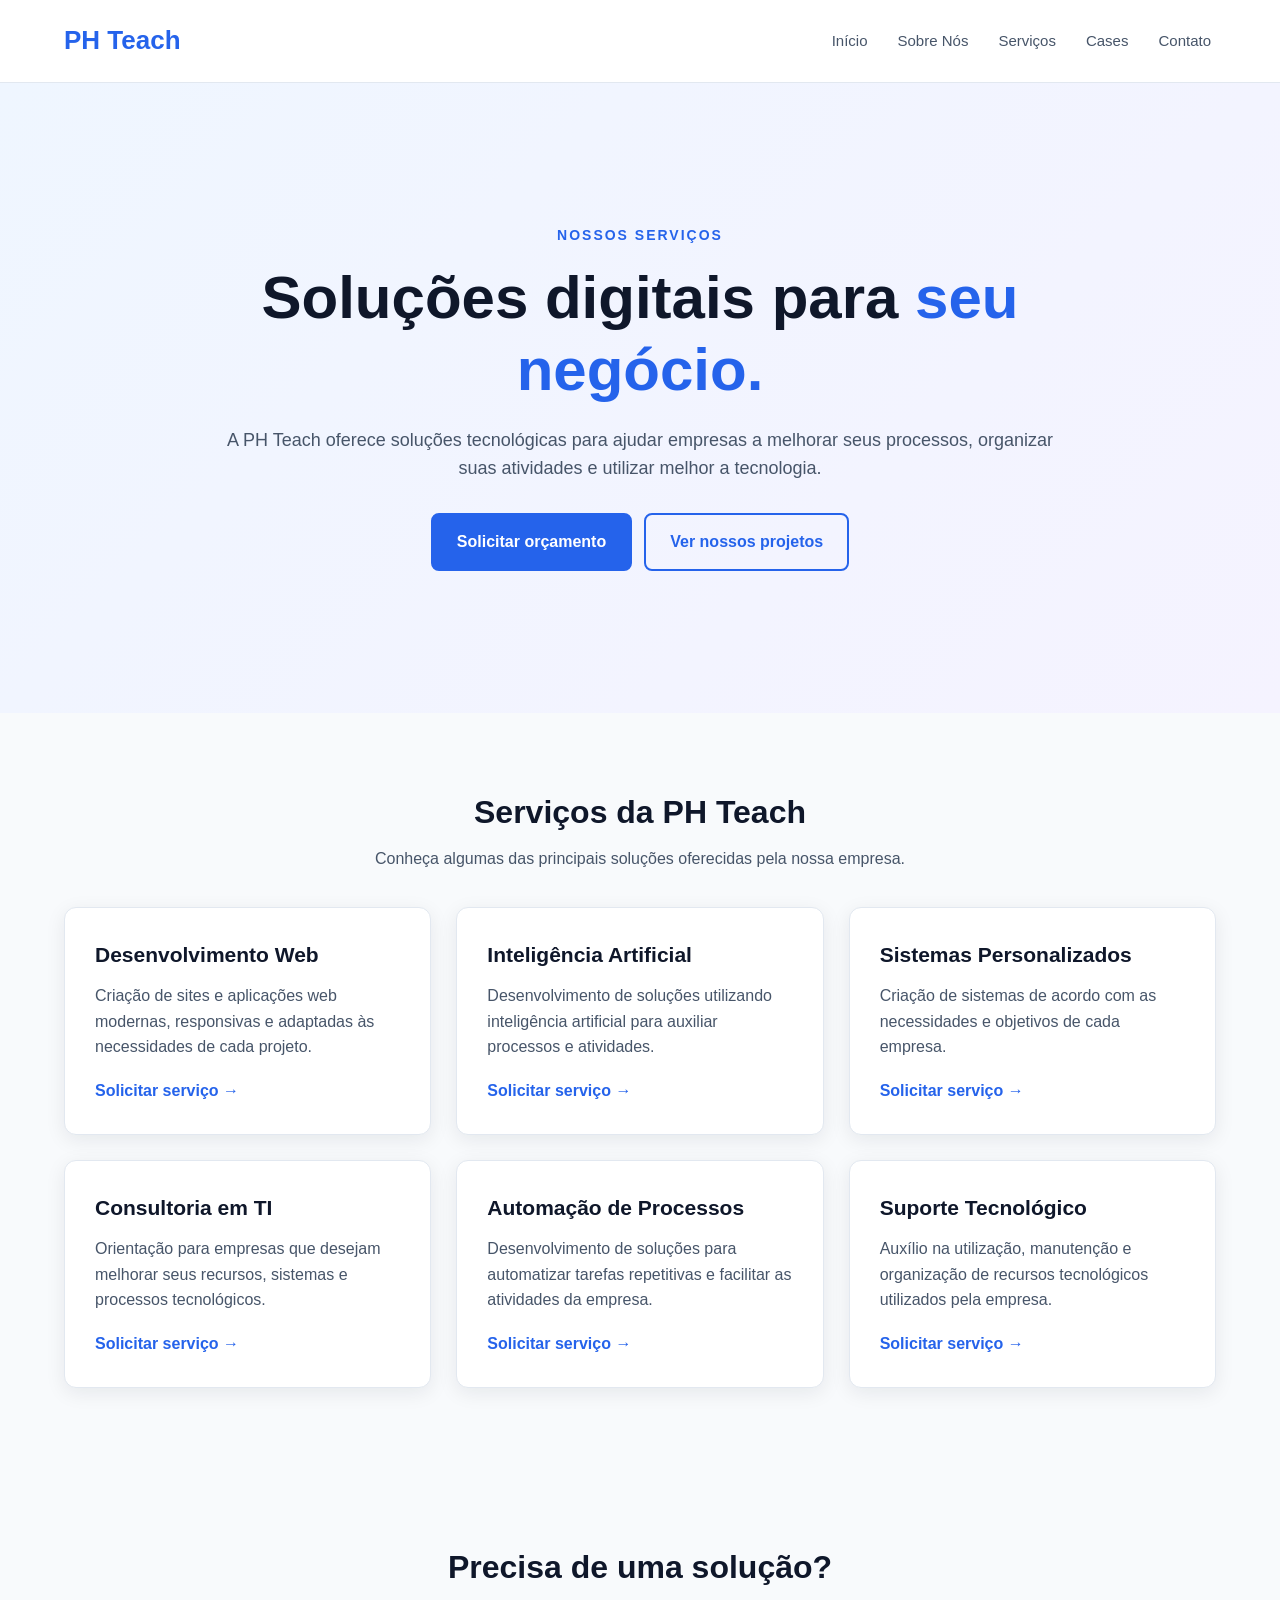
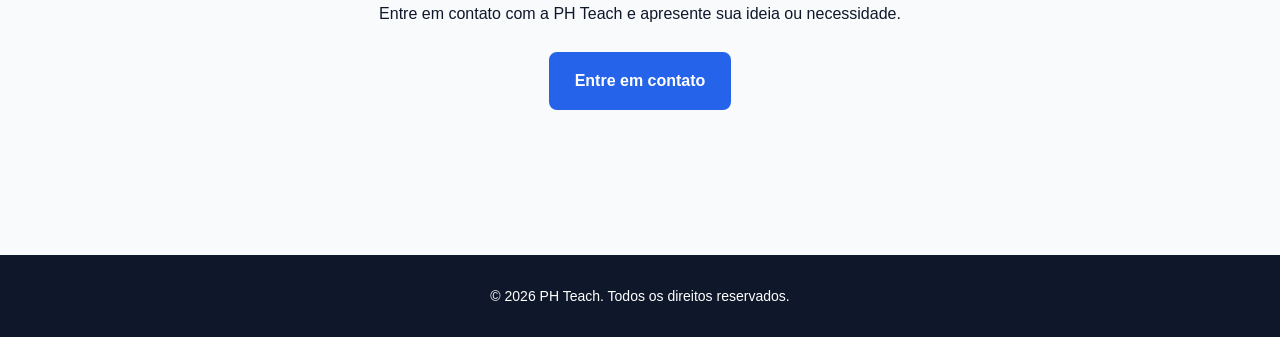
<file: index.html>
<!DOCTYPE html>
<html lang="pt-BR">

<head>
    <meta charset="UTF-8">
    <meta name="viewport" content="width=device-width, initial-scale=1.0">

    <title>PH Teach | Serviços</title>

    <link rel="stylesheet" href="style.css">
</head>

<body>

    <!-- CABEÇALHO -->
    <header>
        <nav>

            <a href="index.html" class="logo">
                PH Teach
            </a>

            <ul class="menu">
                <li>
                    <a href="index.html">Início</a>
                </li>

                <li>
                    <a href="sobre.html">Sobre Nós</a>
                </li>

                <li>
                    <a href="servicos.html">Serviços</a>
                </li>

                <li>
                    <a href="cases.html">Cases</a>
                </li>

                <li>
                    <a href="contato.html">Contato</a>
                </li>
            </ul>

        </nav>
    </header>


    <!-- CONTEÚDO PRINCIPAL -->
    <main>

        <!-- APRESENTAÇÃO -->
        <section class="hero">

            <div class="hero-content">

                <p class="tagline">
                    NOSSOS SERVIÇOS
                </p>

                <h1>
                    Soluções digitais para
                    <span>seu negócio.</span>
                </h1>

                <p>
                    A PH Teach oferece soluções tecnológicas para ajudar
                    empresas a melhorar seus processos, organizar suas
                    atividades e utilizar melhor a tecnologia.
                </p>

                <div class="hero-buttons">

                    <a href="contato.html" class="btn">
                        Solicitar orçamento
                    </a>

                    <a href="cases.html" class="btn btn-outline">
                        Ver nossos projetos
                    </a>

                </div>

            </div>

        </section>


        <!-- SERVIÇOS -->
        <section class="destaques">

            <div class="section-title">

                <h2>
                    Serviços da PH Teach
                </h2>

                <p>
                    Conheça algumas das principais soluções
                    oferecidas pela nossa empresa.
                </p>

            </div>


            <div class="cards">

                <!-- SERVIÇO 1 -->
                <article class="card">

                    <h3>
                        Desenvolvimento Web
                    </h3>

                    <p>
                        Criação de sites e aplicações web modernas,
                        responsivas e adaptadas às necessidades
                        de cada projeto.
                    </p>

                    <a href="contato.html">
                        Solicitar serviço →
                    </a>

                </article>


                <!-- SERVIÇO 2 -->
                <article class="card">

                    <h3>
                        Inteligência Artificial
                    </h3>

                    <p>
                        Desenvolvimento de soluções utilizando
                        inteligência artificial para auxiliar
                        processos e atividades.
                    </p>

                    <a href="contato.html">
                        Solicitar serviço →
                    </a>

                </article>


                <!-- SERVIÇO 3 -->
                <article class="card">

                    <h3>
                        Sistemas Personalizados
                    </h3>

                    <p>
                        Criação de sistemas de acordo com as
                        necessidades e objetivos de cada empresa.
                    </p>

                    <a href="contato.html">
                        Solicitar serviço →
                    </a>

                </article>


                <!-- SERVIÇO 4 -->
                <article class="card">

                    <h3>
                        Consultoria em TI
                    </h3>

                    <p>
                        Orientação para empresas que desejam
                        melhorar seus recursos, sistemas e
                        processos tecnológicos.
                    </p>

                    <a href="contato.html">
                        Solicitar serviço →
                    </a>

                </article>


                <!-- SERVIÇO 5 -->
                <article class="card">

                    <h3>
                        Automação de Processos
                    </h3>

                    <p>
                        Desenvolvimento de soluções para
                        automatizar tarefas repetitivas e
                        facilitar as atividades da empresa.
                    </p>

                    <a href="contato.html">
                        Solicitar serviço →
                    </a>

                </article>


                <!-- SERVIÇO 6 -->
                <article class="card">

                    <h3>
                        Suporte Tecnológico
                    </h3>

                    <p>
                        Auxílio na utilização, manutenção e
                        organização de recursos tecnológicos
                        utilizados pela empresa.
                    </p>

                    <a href="contato.html">
                        Solicitar serviço →
                    </a>

                </article>

            </div>

        </section>


        <!-- CHAMADA FINAL -->
        <section class="destaques">

            <div class="section-title">

                <h2>
                    Precisa de uma solução?
                </h2>

                <p>
                    Entre em contato com a PH Teach e apresente
                    sua ideia ou necessidade.
                </p>

                <br>

                <a href="contato.html" class="btn">
                    Entre em contato
                </a>

            </div>

        </section>

    </main>


    <!-- RODAPÉ -->
    <footer>

        <p>
            © 2026 PH Teach. Todos os direitos reservados.
        </p>

    </footer>

</body>

</html>
</file>
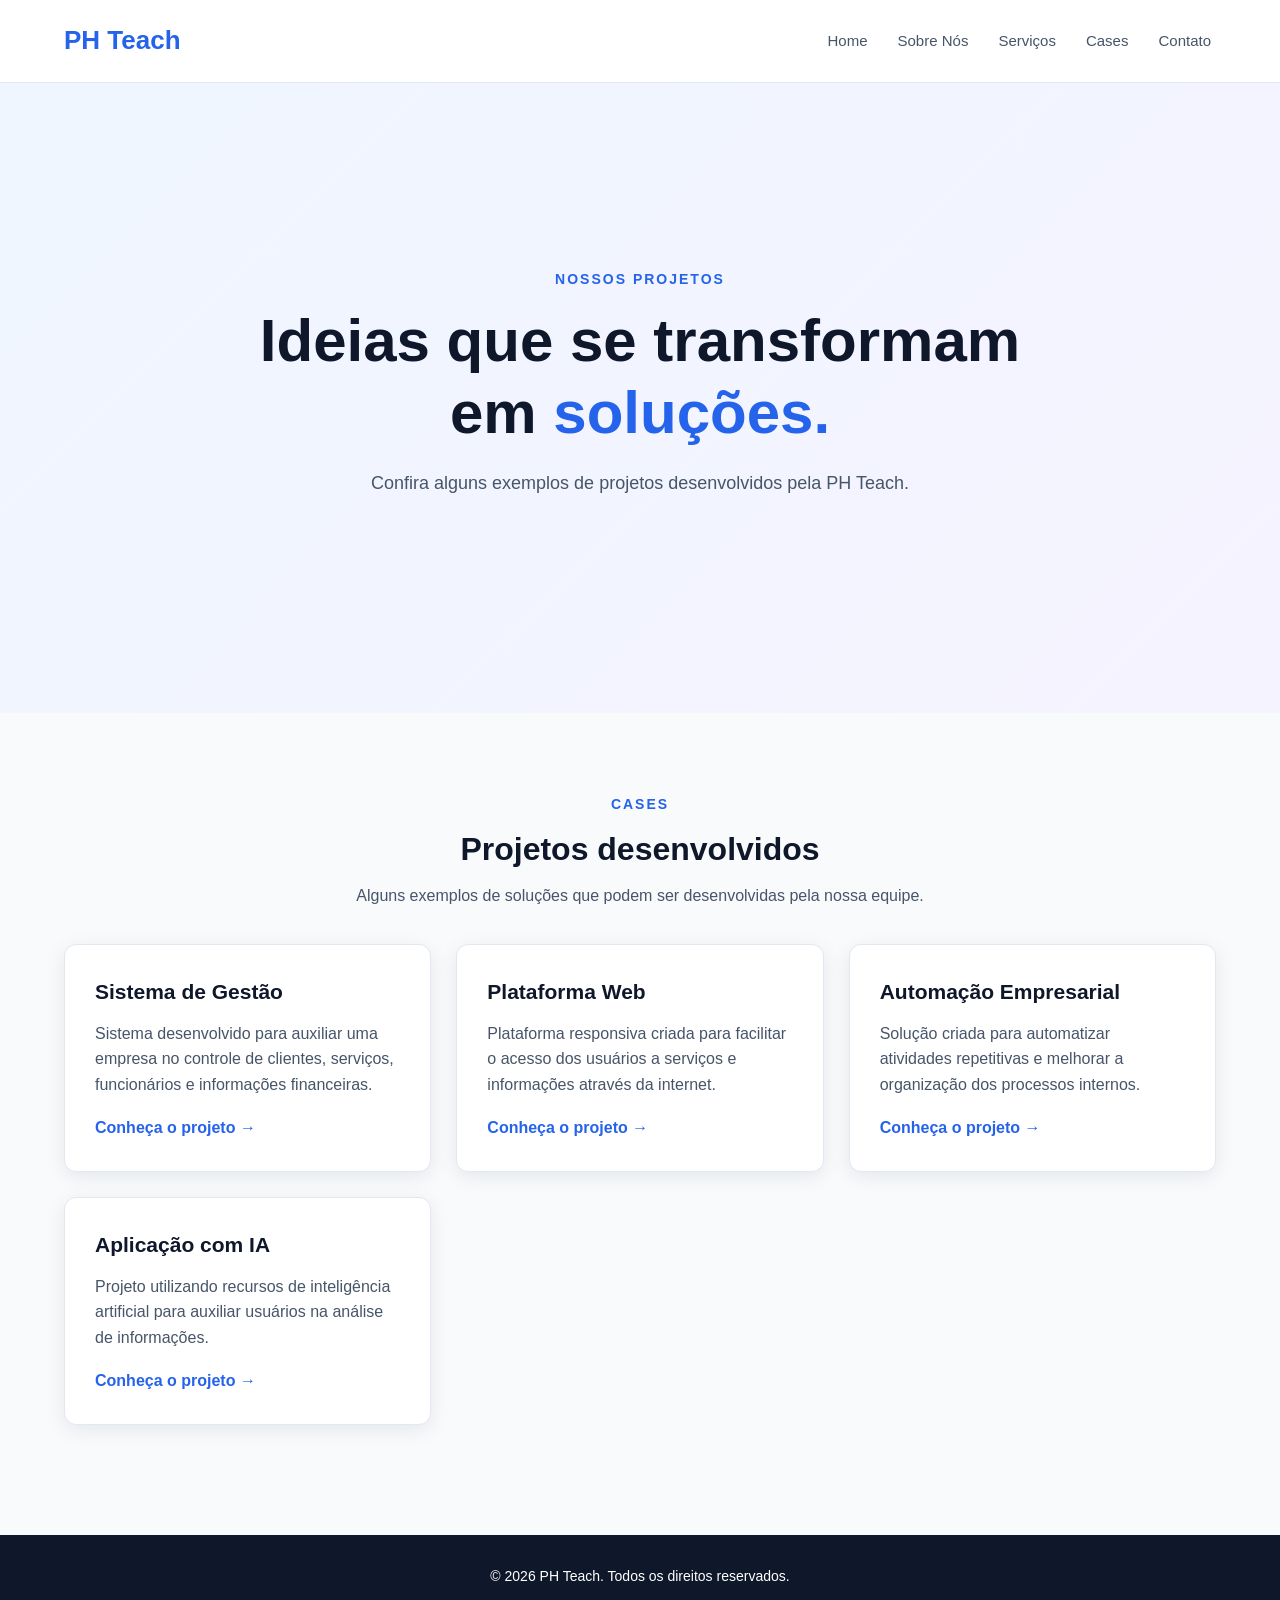
<file: cases.html>
<!DOCTYPE html>
<html lang="pt-BR">

<head>
    <meta charset="UTF-8">
    <meta name="viewport" content="width=device-width, initial-scale=1.0">

    <meta name="description"
        content="Conheça os projetos e cases da PH Teach.">

    <title>PH Teach | Cases</title>

    <link rel="stylesheet" href="style.css">
</head>

<body>

    <!-- Cabeçalho -->
    <header>

        <nav>

            <a href="index.html" class="logo">
                PH Teach
            </a>

            <ul class="menu">

                <li><a href="index.html">Home</a></li>

                <li><a href="sobre.html">Sobre Nós</a></li>

                <li><a href="servicos.html">Serviços</a></li>

                <li><a href="cases.html">Cases</a></li>

                <li><a href="contato.html">Contato</a></li>

            </ul>

        </nav>

    </header>


    <main>

        <section class="hero">

            <div class="hero-content">

                <p class="tagline">
                    NOSSOS PROJETOS
                </p>

                <h1>
                    Ideias que se transformam
                    em <span>soluções.</span>
                </h1>

                <p>
                    Confira alguns exemplos de projetos
                    desenvolvidos pela PH Teach.
                </p>

            </div>

        </section>


        <section class="destaques">

            <div class="section-title">

                <p class="tagline">
                    CASES
                </p>

                <h2>
                    Projetos desenvolvidos
                </h2>

                <p>
                    Alguns exemplos de soluções que podem
                    ser desenvolvidas pela nossa equipe.
                </p>

            </div>


            <div class="cards">

                <article class="card">

                    <h3>
                        Sistema de Gestão
                    </h3>

                    <p>
                        Sistema desenvolvido para auxiliar uma
                        empresa no controle de clientes, serviços,
                        funcionários e informações financeiras.
                    </p>

                    <a href="contato.html">
                        Conheça o projeto →
                    </a>

                </article>


                <article class="card">

                    <h3>
                        Plataforma Web
                    </h3>

                    <p>
                        Plataforma responsiva criada para facilitar
                        o acesso dos usuários a serviços e
                        informações através da internet.
                    </p>

                    <a href="contato.html">
                        Conheça o projeto →
                    </a>

                </article>


                <article class="card">

                    <h3>
                        Automação Empresarial
                    </h3>

                    <p>
                        Solução criada para automatizar atividades
                        repetitivas e melhorar a organização dos
                        processos internos.
                    </p>

                    <a href="contato.html">
                        Conheça o projeto →
                    </a>

                </article>


                <article class="card">

                    <h3>
                        Aplicação com IA
                    </h3>

                    <p>
                        Projeto utilizando recursos de inteligência
                        artificial para auxiliar usuários na análise
                        de informações.
                    </p>

                    <a href="contato.html">
                        Conheça o projeto →
                    </a>

                </article>

            </div>

        </section>

    </main>


    <footer>

        <p>
            &copy; 2026 PH Teach. Todos os direitos reservados.
        </p>

    </footer>

</body>

</html>
</file>
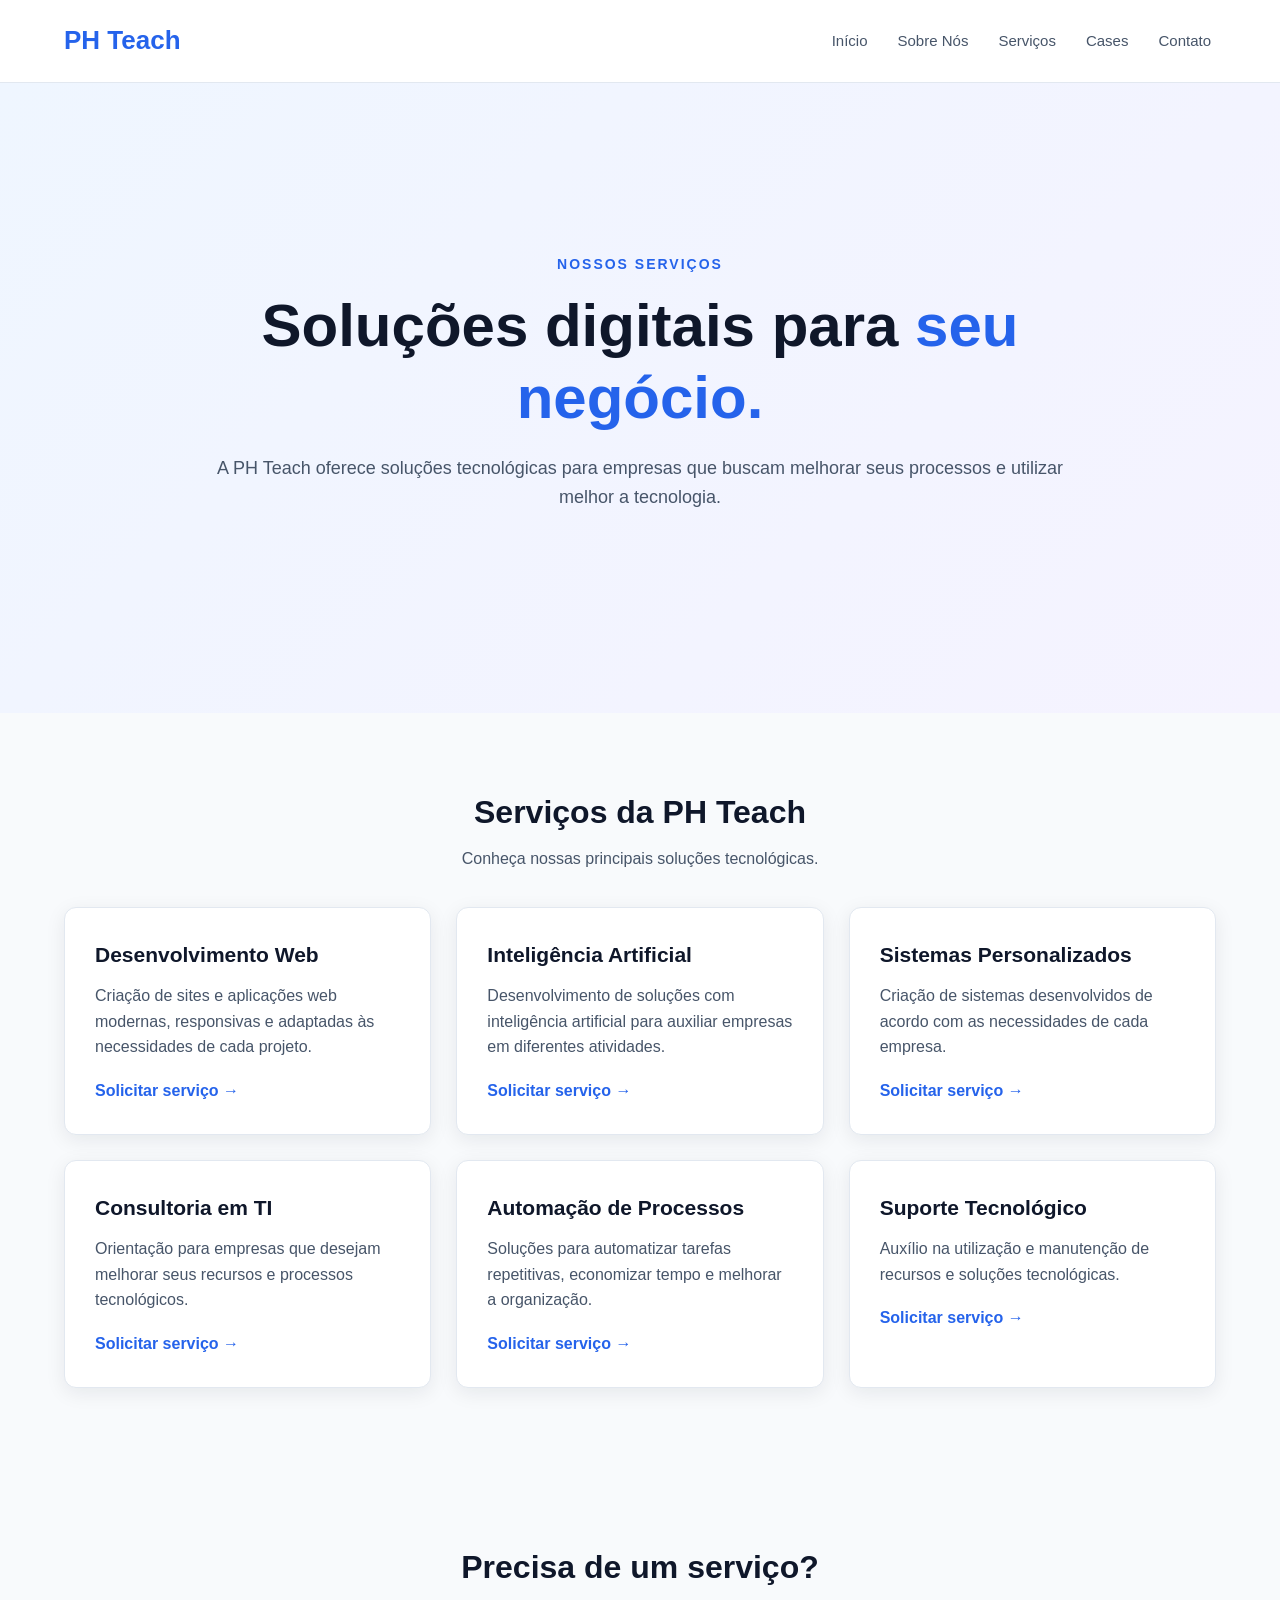
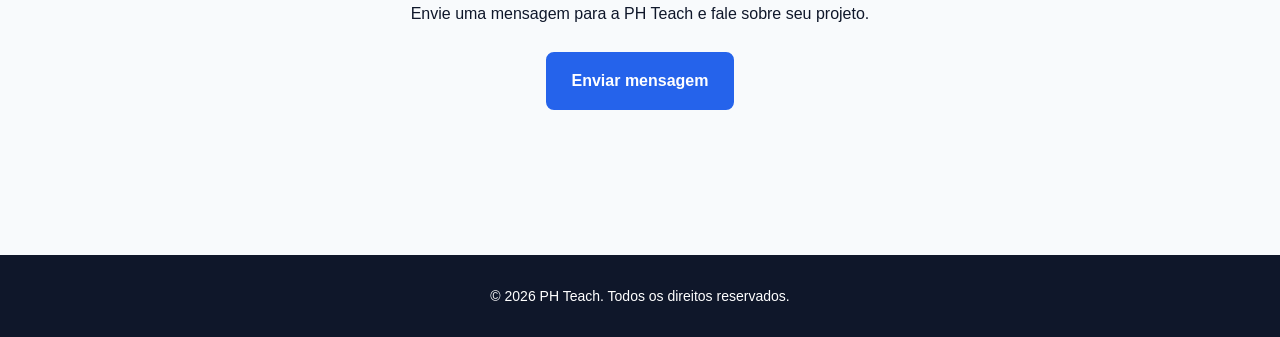
<file: contato.html>
<!DOCTYPE html>
<html lang="pt-BR">

<head>
    <meta charset="UTF-8">
    <meta name="viewport" content="width=device-width, initial-scale=1.0">
    <title>PH Teach | Serviços</title>
    <link rel="stylesheet" href="style.css">
</head>

<body>

    <header>
        <nav>
            <a href="index.html" class="logo">PH Teach</a>

            <ul class="menu">
                <li><a href="index.html">Início</a></li>
                <li><a href="sobre.html">Sobre Nós</a></li>
                <li><a href="servicos.html">Serviços</a></li>
                <li><a href="cases.html">Cases</a></li>
                <li><a href="contato.html">Contato</a></li>
            </ul>
        </nav>
    </header>

    <main>

        <section class="hero">
            <div class="hero-content">

                <p class="tagline">NOSSOS SERVIÇOS</p>

                <h1>
                    Soluções digitais para
                    <span>seu negócio.</span>
                </h1>

                <p>
                    A PH Teach oferece soluções tecnológicas para
                    empresas que buscam melhorar seus processos
                    e utilizar melhor a tecnologia.
                </p>

            </div>
        </section>

        <section class="destaques">

            <div class="section-title">
                <h2>Serviços da PH Teach</h2>

                <p>
                    Conheça nossas principais soluções tecnológicas.
                </p>
            </div>

            <div class="cards">

                <article class="card">
                    <h3>Desenvolvimento Web</h3>

                    <p>
                        Criação de sites e aplicações web modernas,
                        responsivas e adaptadas às necessidades
                        de cada projeto.
                    </p>

                    <a href="contato.html">
                        Solicitar serviço →
                    </a>
                </article>

                <article class="card">
                    <h3>Inteligência Artificial</h3>

                    <p>
                        Desenvolvimento de soluções com inteligência
                        artificial para auxiliar empresas em diferentes
                        atividades.
                    </p>

                    <a href="contato.html">
                        Solicitar serviço →
                    </a>
                </article>

                <article class="card">
                    <h3>Sistemas Personalizados</h3>

                    <p>
                        Criação de sistemas desenvolvidos de acordo
                        com as necessidades de cada empresa.
                    </p>

                    <a href="contato.html">
                        Solicitar serviço →
                    </a>
                </article>

                <article class="card">
                    <h3>Consultoria em TI</h3>

                    <p>
                        Orientação para empresas que desejam melhorar
                        seus recursos e processos tecnológicos.
                    </p>

                    <a href="contato.html">
                        Solicitar serviço →
                    </a>
                </article>

                <article class="card">
                    <h3>Automação de Processos</h3>

                    <p>
                        Soluções para automatizar tarefas repetitivas,
                        economizar tempo e melhorar a organização.
                    </p>

                    <a href="contato.html">
                        Solicitar serviço →
                    </a>
                </article>

                <article class="card">
                    <h3>Suporte Tecnológico</h3>

                    <p>
                        Auxílio na utilização e manutenção de recursos
                        e soluções tecnológicas.
                    </p>

                    <a href="contato.html">
                        Solicitar serviço →
                    </a>
                </article>

            </div>

        </section>

        <section class="destaques">

            <div class="section-title">

                <h2>Precisa de um serviço?</h2>

                <p>
                    Envie uma mensagem para a PH Teach e
                    fale sobre seu projeto.
                </p>

                <br>

                <a href="contato.html" class="btn">
                    Enviar mensagem
                </a>

            </div>

        </section>

    </main>

    <footer>
        <p>
            © 2026 PH Teach. Todos os direitos reservados.
        </p>
    </footer>

</body>

</html>
</file>
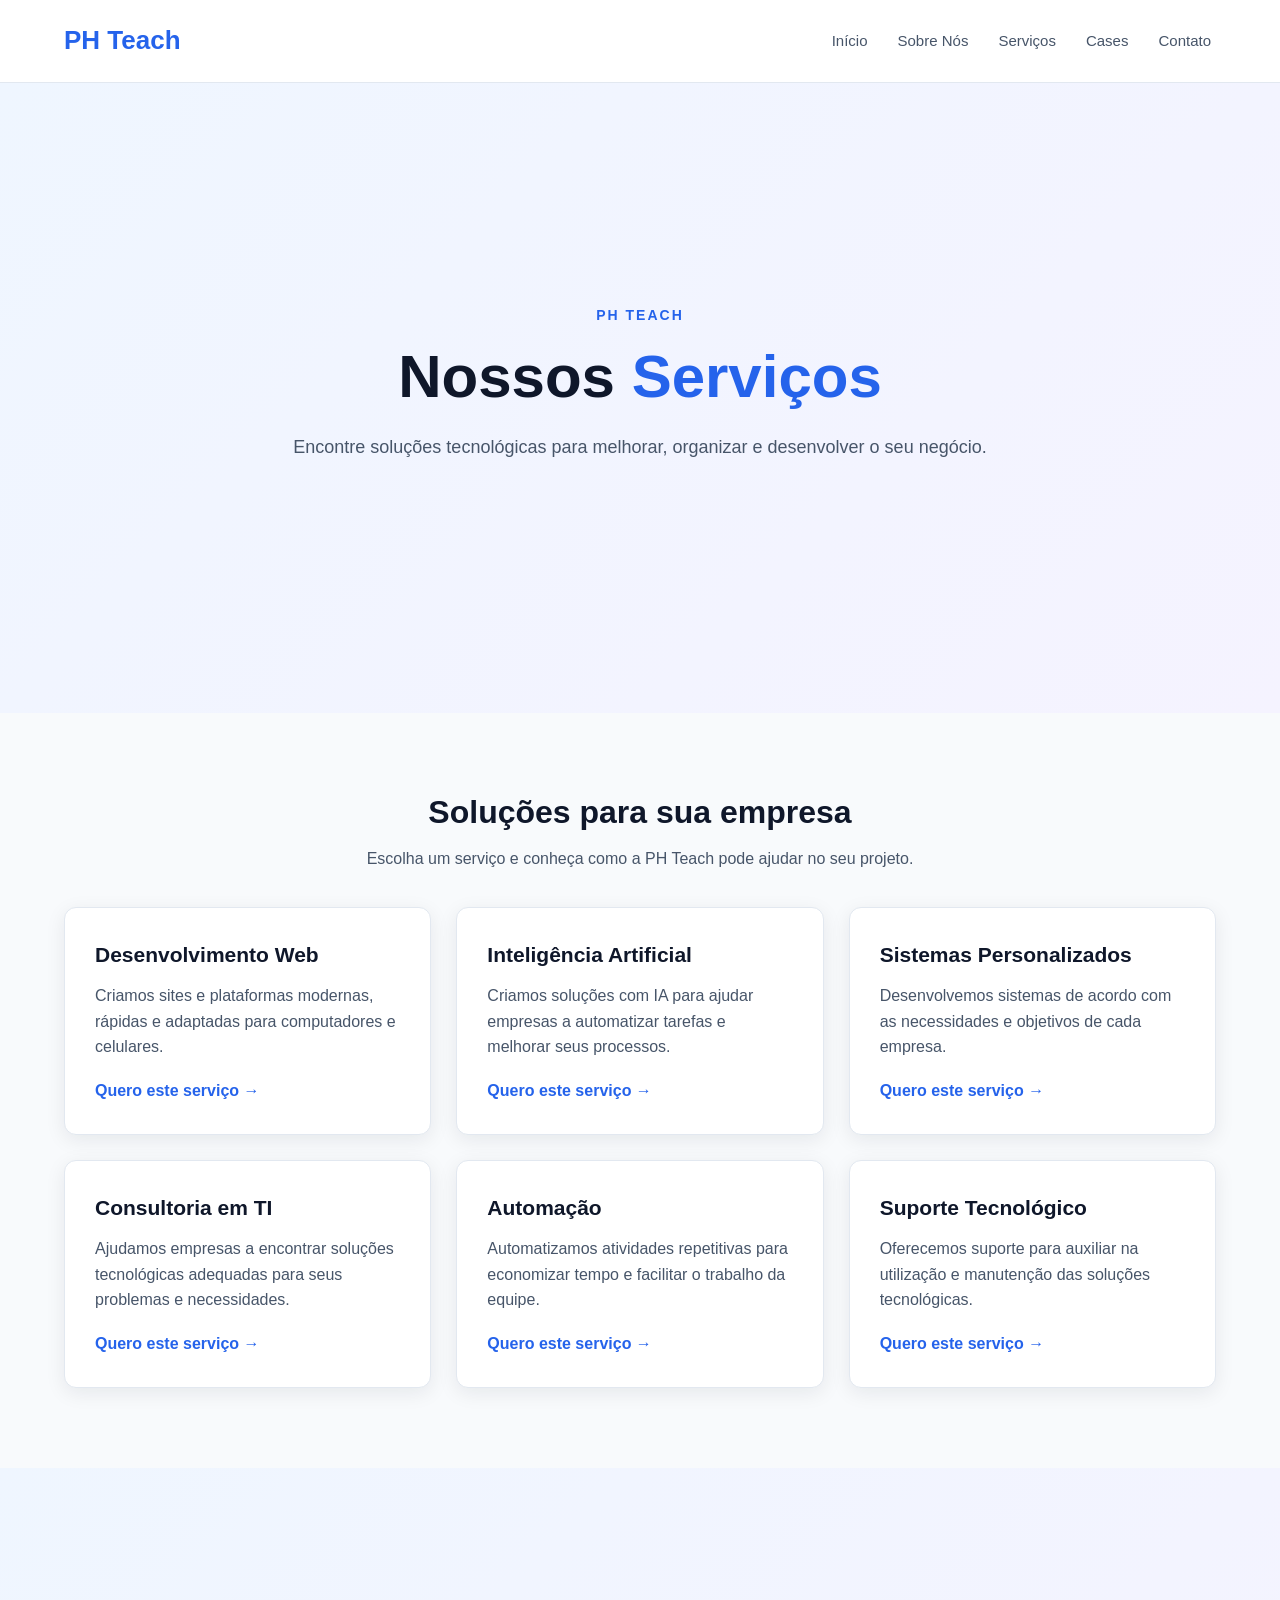
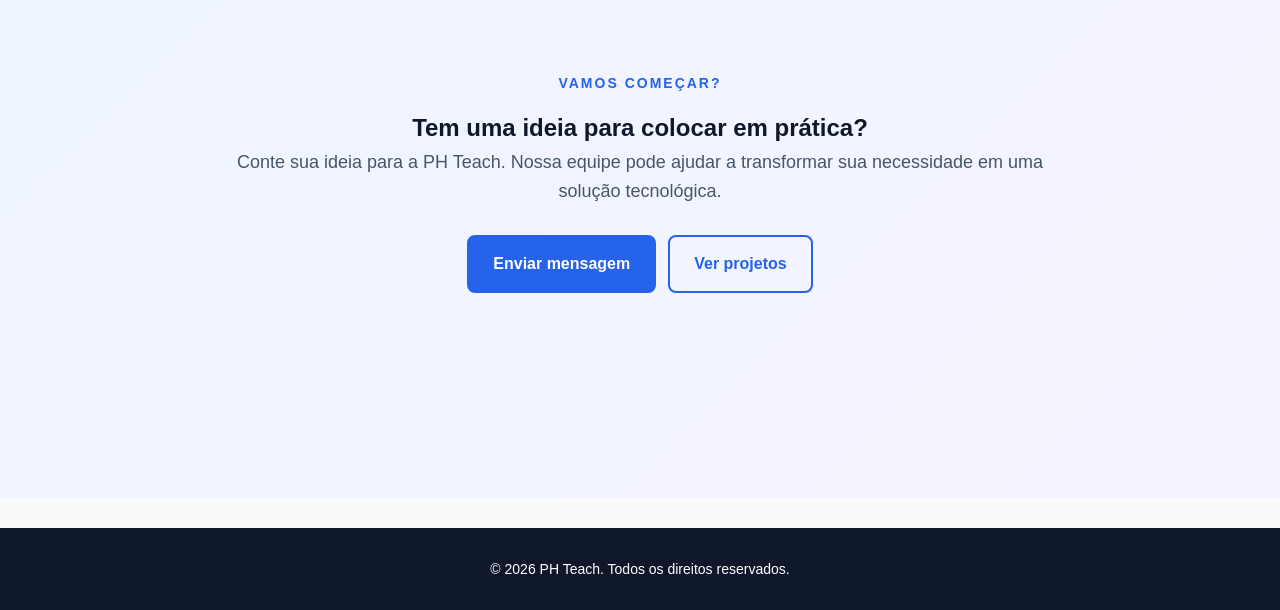
<file: serviço.html>
<!DOCTYPE html>
<html lang="pt-BR">

<head>
    <meta charset="UTF-8">
    <meta name="viewport" content="width=device-width, initial-scale=1.0">

    <title>PH Teach - Serviços</title>

    <link rel="stylesheet" href="style.css">
</head>

<body>

    <header>
        <nav>

            <a href="index.html" class="logo">
                PH Teach
            </a>

            <ul class="menu">
                <li><a href="index.html">Início</a></li>
                <li><a href="sobre.html">Sobre Nós</a></li>
                <li><a href="servicos.html">Serviços</a></li>
                <li><a href="cases.html">Cases</a></li>
                <li><a href="contato.html">Contato</a></li>
            </ul>

        </nav>
    </header>


    <main>

        <!-- TÍTULO DA PÁGINA -->

        <section class="hero">

            <div class="hero-content">

                <p class="tagline">
                    PH TEACH
                </p>

                <h1>
                    Nossos
                    <span>Serviços</span>
                </h1>

                <p>
                    Encontre soluções tecnológicas para melhorar,
                    organizar e desenvolver o seu negócio.
                </p>

            </div>

        </section>


        <!-- LISTA DE SERVIÇOS -->

        <section class="destaques">

            <div class="section-title">

                <h2>
                    Soluções para sua empresa
                </h2>

                <p>
                    Escolha um serviço e conheça como a PH Teach
                    pode ajudar no seu projeto.
                </p>

            </div>


            <div class="cards">


                <!-- DESENVOLVIMENTO WEB -->

                <article class="card">

                    <h3>
                        Desenvolvimento Web
                    </h3>

                    <p>
                        Criamos sites e plataformas modernas,
                        rápidas e adaptadas para computadores
                        e celulares.
                    </p>

                    <a href="contato.html">
                        Quero este serviço →
                    </a>

                </article>


                <!-- INTELIGÊNCIA ARTIFICIAL -->

                <article class="card">

                    <h3>
                        Inteligência Artificial
                    </h3>

                    <p>
                        Criamos soluções com IA para ajudar
                        empresas a automatizar tarefas e
                        melhorar seus processos.
                    </p>

                    <a href="contato.html">
                        Quero este serviço →
                    </a>

                </article>


                <!-- SISTEMAS -->

                <article class="card">

                    <h3>
                        Sistemas Personalizados
                    </h3>

                    <p>
                        Desenvolvemos sistemas de acordo com
                        as necessidades e objetivos de cada
                        empresa.
                    </p>

                    <a href="contato.html">
                        Quero este serviço →
                    </a>

                </article>


                <!-- CONSULTORIA -->

                <article class="card">

                    <h3>
                        Consultoria em TI
                    </h3>

                    <p>
                        Ajudamos empresas a encontrar soluções
                        tecnológicas adequadas para seus
                        problemas e necessidades.
                    </p>

                    <a href="contato.html">
                        Quero este serviço →
                    </a>

                </article>


                <!-- AUTOMAÇÃO -->

                <article class="card">

                    <h3>
                        Automação
                    </h3>

                    <p>
                        Automatizamos atividades repetitivas
                        para economizar tempo e facilitar
                        o trabalho da equipe.
                    </p>

                    <a href="contato.html">
                        Quero este serviço →
                    </a>

                </article>


                <!-- SUPORTE -->

                <article class="card">

                    <h3>
                        Suporte Tecnológico
                    </h3>

                    <p>
                        Oferecemos suporte para auxiliar na
                        utilização e manutenção das soluções
                        tecnológicas.
                    </p>

                    <a href="contato.html">
                        Quero este serviço →
                    </a>

                </article>

            </div>

        </section>


        <!-- CHAMADA PARA CONTATO -->

        <section class="hero">

            <div class="hero-content">

                <p class="tagline">
                    VAMOS COMEÇAR?
                </p>

                <h2>
                    Tem uma ideia para
                    <span>colocar em prática?</span>
                </h2>

                <p>
                    Conte sua ideia para a PH Teach.
                    Nossa equipe pode ajudar a transformar
                    sua necessidade em uma solução tecnológica.
                </p>

                <div class="hero-buttons">

                    <a href="contato.html" class="btn">
                        Enviar mensagem
                    </a>

                    <a href="cases.html" class="btn btn-outline">
                        Ver projetos
                    </a>

                </div>

            </div>

        </section>

    </main>


    <footer>

        <p>
            © 2026 PH Teach. Todos os direitos reservados.
        </p>

    </footer>

</body>

</html>
</file>
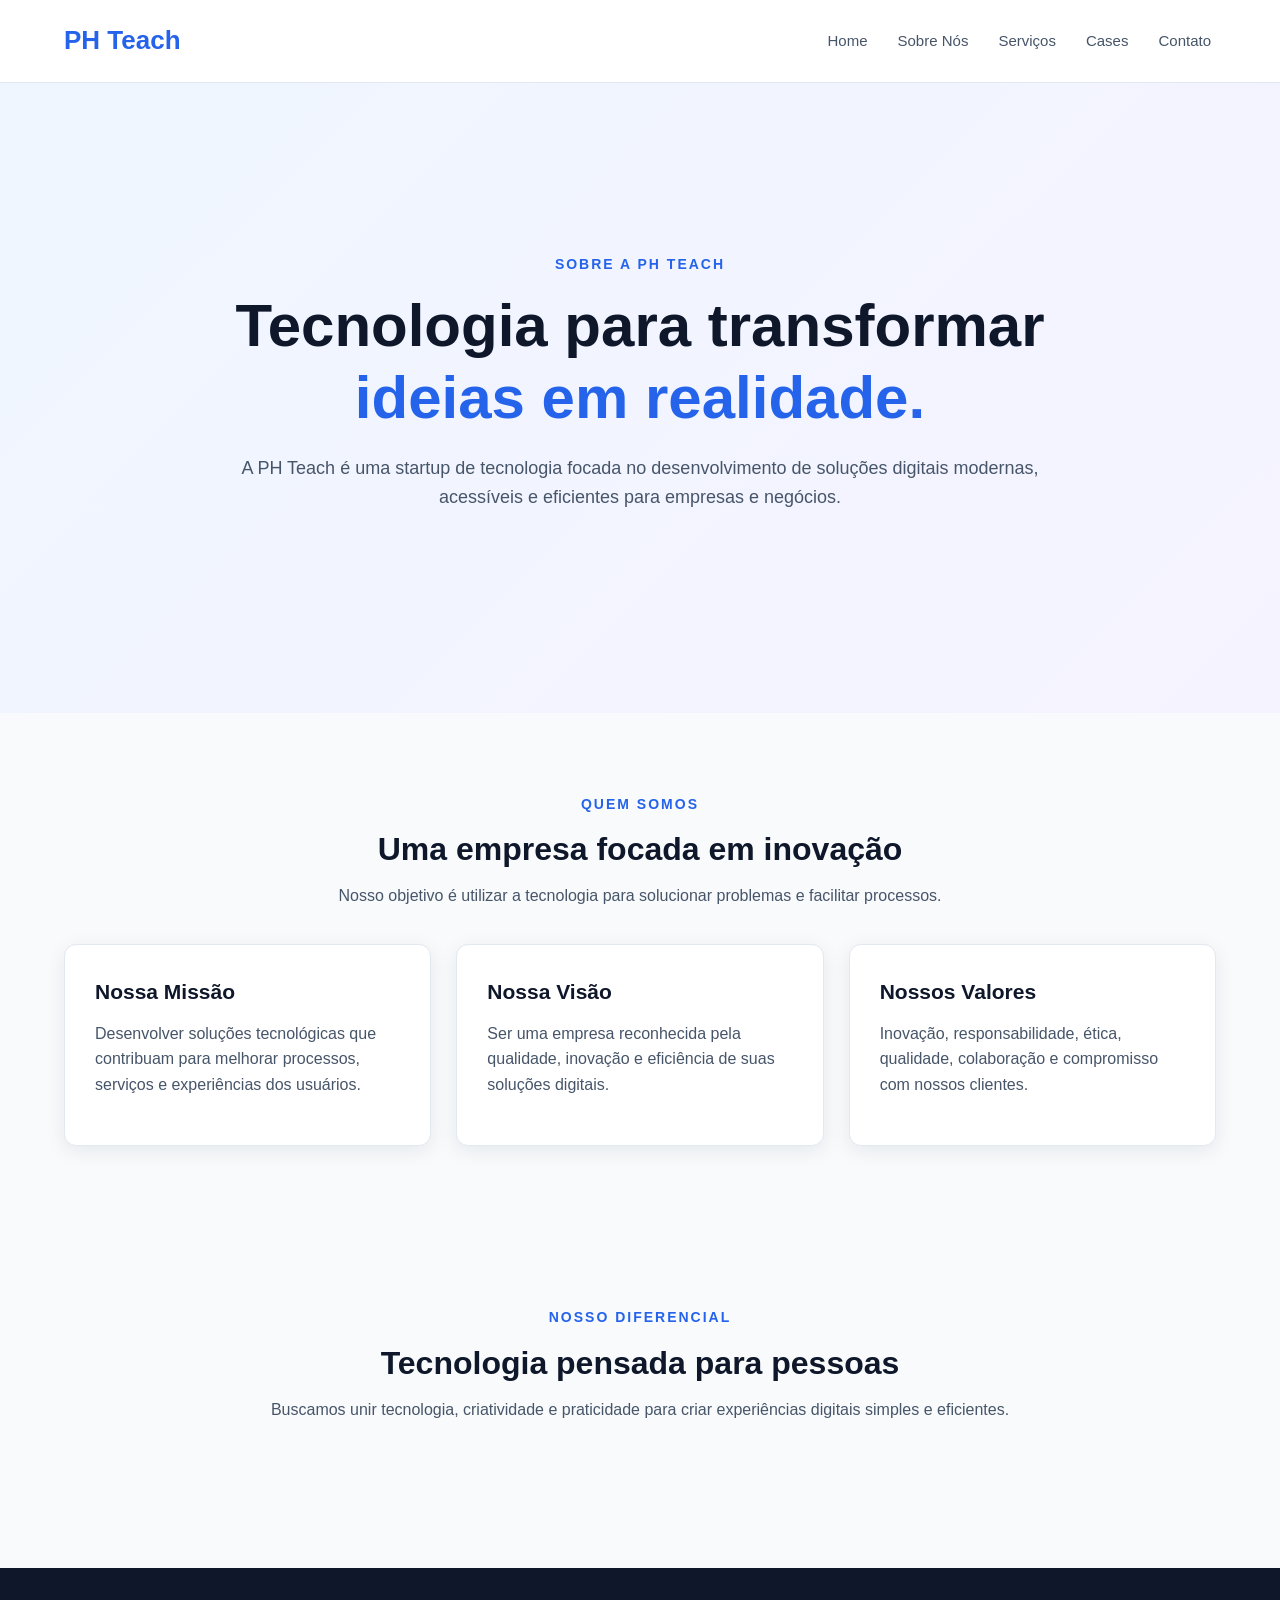
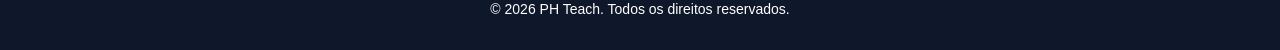
<file: sobre.html>
<!DOCTYPE html>

<html lang="pt-BR">

<head>
    <meta charset="UTF-8">

    <meta name="viewport" content="width=device-width, initial-scale=1.0">

    <meta name="description"
        content="Conheça a PH Teach, uma empresa de tecnologia e inovação.">

    <title>PH Teach | Sobre Nós</title>

    <link rel="stylesheet" href="style.css">
</head>

<body>

    <!-- Cabeçalho -->
    <header>

        <nav>

            <a href="index.html" class="logo">
                PH Teach
            </a>

            <ul class="menu">

                <li>
                    <a href="index.html">Home</a>
                </li>

                <li>
                    <a href="sobre.html">Sobre Nós</a>
                </li>

                <li>
                    <a href="servicos.html">Serviços</a>
                </li>

                <li>
                    <a href="cases.html">Cases</a>
                </li>

                <li>
                    <a href="contato.html">Contato</a>
                </li>

            </ul>

        </nav>

    </header>


    <!-- Conteúdo principal -->
    <main>

        <!-- Apresentação -->
        <section class="hero">

            <div class="hero-content">

                <p class="tagline">
                    SOBRE A PH TEACH
                </p>

                <h1>
                    Tecnologia para transformar
                    <span>ideias em realidade.</span>
                </h1>

                <p>
                    A PH Teach é uma startup de tecnologia focada
                    no desenvolvimento de soluções digitais modernas,
                    acessíveis e eficientes para empresas e negócios.
                </p>

            </div>

        </section>


        <!-- Quem somos -->
        <section class="destaques">

            <div class="section-title">

                <p class="tagline">
                    QUEM SOMOS
                </p>

                <h2>
                    Uma empresa focada em inovação
                </h2>

                <p>
                    Nosso objetivo é utilizar a tecnologia para
                    solucionar problemas e facilitar processos.
                </p>

            </div>


            <div class="cards">

                <article class="card">

                    <h3>
                        Nossa Missão
                    </h3>

                    <p>
                        Desenvolver soluções tecnológicas que
                        contribuam para melhorar processos,
                        serviços e experiências dos usuários.
                    </p>

                </article>


                <article class="card">

                    <h3>
                        Nossa Visão
                    </h3>

                    <p>
                        Ser uma empresa reconhecida pela qualidade,
                        inovação e eficiência de suas soluções
                        digitais.
                    </p>

                </article>


                <article class="card">

                    <h3>
                        Nossos Valores
                    </h3>

                    <p>
                        Inovação, responsabilidade, ética,
                        qualidade, colaboração e compromisso
                        com nossos clientes.
                    </p>

                </article>

            </div>

        </section>


        <!-- Diferenciais -->
        <section class="destaques">

            <div class="section-title">

                <p class="tagline">
                    NOSSO DIFERENCIAL
                </p>

                <h2>
                    Tecnologia pensada para pessoas
                </h2>

                <p>
                    Buscamos unir tecnologia, criatividade e
                    praticidade para criar experiências digitais
                    simples e eficientes.
                </p>

            </div>

        </section>

    </main>


    <!-- Rodapé -->
    <footer>

        <p>
            &copy; 2026 PH Teach. Todos os direitos reservados.
        </p>

    </footer>

</body>

</html>
</file>
<file: style.css>
/* ========================================
   PH TEACH - STYLE.CSS
   Site institucional - HTML5 + CSS3
   Responsivo: Mobile First
======================================== */

/* ===== RESET ===== */

* {
    margin: 0;
    padding: 0;
    box-sizing: border-box;
}

html {
    scroll-behavior: smooth;
}

body {
    font-family: Arial, Helvetica, sans-serif;
    background-color: #f8fafc;
    color: #0f172a;
    line-height: 1.6;
}

/* ===== ELEMENTOS GERAIS ===== */

a {
    text-decoration: none;
}

ul {
    list-style: none;
}

img {
    max-width: 100%;
    height: auto;
    display: block;
}

button,
input,
textarea {
    font-family: inherit;
}

/* ===== HEADER ===== */

header {
    background-color: #ffffff;
    border-bottom: 1px solid #e2e8f0;
    width: 100%;
}

nav {
    width: 90%;
    max-width: 1200px;
    margin: 0 auto;
    padding: 20px 0;

    display: flex;
    flex-direction: column;
    align-items: center;
    gap: 20px;
}

/* ===== LOGO ===== */

.logo {
    color: #2563eb;
    font-size: 26px;
    font-weight: bold;
    transition: 0.3s;
}

.logo:hover {
    color: #1d4ed8;
}

/* ===== MENU ===== */

.menu {
    width: 100%;

    display: flex;
    flex-wrap: wrap;
    justify-content: center;
    align-items: center;

    gap: 12px 18px;
}

.menu a {
    color: #475569;
    font-size: 15px;
    font-weight: 500;
    padding: 5px;
    transition: 0.3s;
}

.menu a:hover {
    color: #2563eb;
}

/* ===== HERO ===== */

.hero {
    min-height: 65vh;
    padding: 70px 5%;

    display: flex;
    align-items: center;
    justify-content: center;

    background: linear-gradient(
        135deg,
        #eff6ff,
        #f5f3ff
    );
}

.hero-content {
    width: 100%;
    max-width: 850px;
    text-align: center;
}

.tagline {
    color: #2563eb;
    font-size: 14px;
    font-weight: bold;
    letter-spacing: 2px;
    margin-bottom: 15px;
}

.hero h1 {
    font-size: 36px;
    line-height: 1.2;
    margin-bottom: 20px;
}

.hero h1 span {
    color: #2563eb;
}

.hero-content > p:not(.tagline) {
    color: #475569;
    font-size: 17px;
    margin-bottom: 30px;
}

/* ===== BOTÕES DO HERO ===== */

.hero-buttons {
    display: flex;
    flex-direction: column;
    align-items: stretch;
    gap: 12px;
}

.btn {
    display: inline-block;

    background-color: #2563eb;
    color: #ffffff;

    padding: 14px 24px;
    border-radius: 8px;

    font-weight: bold;
    text-align: center;

    border: 2px solid #2563eb;

    transition: 0.3s;
}

.btn:hover {
    background-color: #1d4ed8;
    border-color: #1d4ed8;
    transform: translateY(-2px);
}

.btn-outline {
    background-color: transparent;
    color: #2563eb;
    border: 2px solid #2563eb;
}

.btn-outline:hover {
    background-color: #2563eb;
    color: #ffffff;
}

/* ===== SEÇÕES ===== */

.destaques {
    width: 90%;
    max-width: 1200px;
    margin: 0 auto;
    padding: 60px 0;
}

.section-title {
    text-align: center;
    margin-bottom: 35px;
}

.section-title h2 {
    font-size: 28px;
    line-height: 1.2;
    margin-bottom: 15px;
}

.section-title > p:last-child {
    color: #475569;
    max-width: 750px;
    margin: 0 auto;
}

/* ===== CARDS ===== */

.cards {
    display: grid;
    grid-template-columns: 1fr;
    gap: 20px;
}

.card {
    background-color: #ffffff;

    padding: 25px;

    border: 1px solid #e2e8f0;
    border-radius: 12px;

    box-shadow: 0 5px 20px rgba(15, 23, 42, 0.08);

    transition: 0.3s;
}

.card:hover {
    transform: translateY(-5px);
    box-shadow: 0 10px 25px rgba(15, 23, 42, 0.12);
}

.card h3 {
    color: #0f172a;
    margin-bottom: 12px;
    font-size: 21px;
}

.card p {
    color: #475569;
    margin-bottom: 18px;
}

.card a {
    color: #2563eb;
    font-weight: bold;
    transition: 0.3s;
}

.card a:hover {
    color: #1d4ed8;
}

/* ===== VIDEO ===== */

.video-container {
    width: 100%;
    max-width: 900px;
    margin: 0 auto;
}

.video-container video {
    width: 100%;
    height: auto;

    display: block;

    border-radius: 12px;

    background-color: #0f172a;

    box-shadow:
        0 5px 20px rgba(15, 23, 42, 0.15);
}

/* ===== FORMULÁRIO ===== */

form {
    width: 100%;
    text-align: left;
}

form p {
    margin-bottom: 15px;
}

form label {
    display: block;
    font-weight: bold;
    color: #0f172a;
    margin-bottom: 6px;
}

input,
textarea {
    width: 100%;

    padding: 12px 14px;

    border: 1px solid #cbd5e1;
    border-radius: 6px;

    background-color: #ffffff;

    font-size: 16px;

    transition: 0.3s;
}

input:focus,
textarea:focus {
    outline: none;
    border-color: #2563eb;

    box-shadow: 0 0 0 3px rgba(37, 99, 235, 0.10);
}

textarea {
    min-height: 150px;
    resize: vertical;
}

button {
    border: none;
    cursor: pointer;
    font-size: 16px;
}

/* ===== ÁREA DE CONTATO ===== */

.contact-info {
    background-color: #ffffff;
    padding: 25px;

    border: 1px solid #e2e8f0;
    border-radius: 12px;

    box-shadow: 0 5px 20px rgba(15, 23, 42, 0.08);
}

.contact-info h3 {
    margin-bottom: 15px;
}

.contact-info p {
    color: #475569;
    margin-bottom: 10px;
}

/* ===== RODAPÉ ===== */

footer {
    background-color: #0f172a;
    color: #ffffff;

    text-align: center;

    padding: 30px 15px;

    margin-top: 30px;
}

footer p {
    font-size: 14px;
}

/* ========================================
   MOBILE
======================================== */

@media (max-width: 767px) {

    nav {
        padding: 18px 0;
    }

    .logo {
        font-size: 24px;
    }

    .menu {
        gap: 8px 14px;
    }

    .menu a {
        font-size: 14px;
    }

    .hero {
        min-height: 60vh;
        padding: 60px 20px;
    }

    .hero h1 {
        font-size: 34px;
    }

    .hero-content > p:not(.tagline) {
        font-size: 16px;
    }

    .hero-buttons {
        width: 100%;
    }

    .btn {
        width: 100%;
    }

    .destaques {
        width: 90%;
        padding: 50px 0;
    }

    .section-title h2 {
        font-size: 26px;
    }

    .cards {
        grid-template-columns: 1fr;
    }

    .card {
        padding: 22px;
    }

    .video-container {
        width: 100%;
    }

    .video-container video {
        border-radius: 8px;
    }
}

/* ========================================
   TABLET
======================================== */

@media (min-width: 600px) and (max-width: 767px) {

    .hero h1 {
        font-size: 42px;
    }

    .hero-buttons {
        flex-direction: row;
        justify-content: center;
        align-items: center;
    }

    .btn {
        width: auto;
    }

    .cards {
        grid-template-columns: repeat(2, 1fr);
    }
}

/* ========================================
   DESKTOP
======================================== */

@media (min-width: 768px) {

    nav {
        flex-direction: row;
        justify-content: space-between;
        align-items: center;
    }

    .menu {
        width: auto;
        flex-wrap: nowrap;
        gap: 20px;
    }

    .menu a {
        font-size: 15px;
    }

    .hero {
        min-height: 70vh;
        padding: 80px 5%;
    }

    .hero h1 {
        font-size: 56px;
    }

    .hero-content > p:not(.tagline) {
        font-size: 18px;
    }

    .hero-buttons {
        flex-direction: row;
        justify-content: center;
        align-items: center;
    }

    .btn {
        width: auto;
    }

    .destaques {
        padding: 70px 0;
    }

    .section-title h2 {
        font-size: 32px;
    }

    .cards {
        grid-template-columns: repeat(3, 1fr);
        gap: 25px;
    }

    .card {
        padding: 30px;
    }
}

/* ========================================
   TELAS GRANDES
======================================== */

@media (min-width: 1200px) {

    .hero h1 {
        font-size: 60px;
    }

    .destaques {
        padding: 80px 0;
    }
}
</file>
